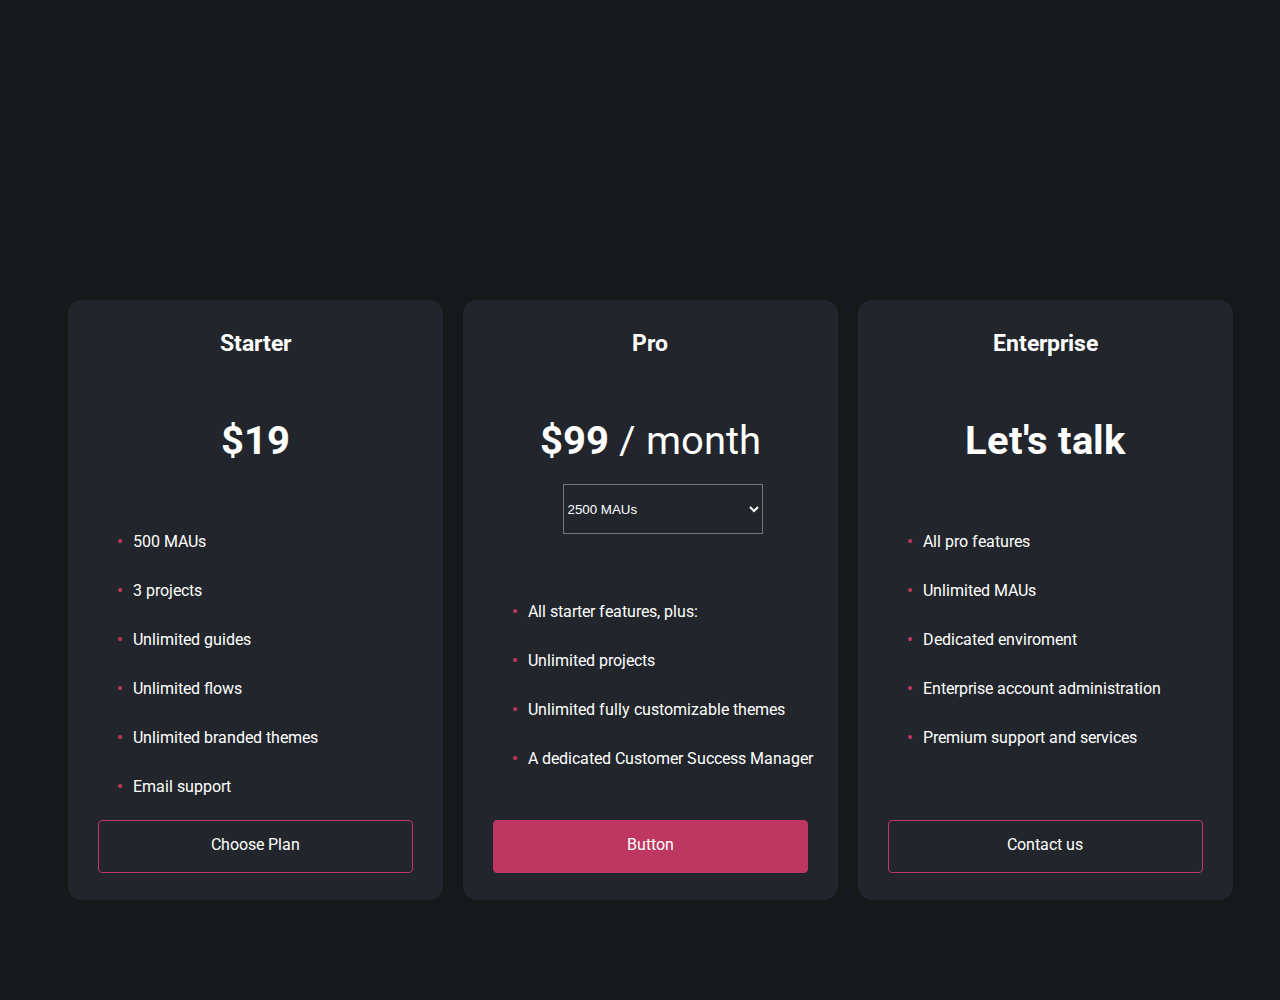
<file: Pricing-Page/index.html>
<html>
  <head>
    <meta charset="UTF-8" />
    <link rel="stylesheet" type="text/css" href="main.css" />
    <meta name="viewport" content="width=device-width, initial-scale=1.0" />
    <title>Css Responsive Flexbox Cards</title>
  </head>

  <body>
    <div class="container">
      <div class="row">
        <div class="card">
          <div class="body-card">
            <h1>Starter</h1>
            <p><b>$19</b></p>
            <br />
            <br />
            <li>500 MAUs</li>
            <li>3 projects</li>
            <li>Unlimited guides</li>
            <li>Unlimited flows</li>
            <li>Unlimited branded themes</li>
            <li>Email support</li>
          </div>
          <a class="btn">Choose Plan</a>
        </div>
        <div class="card">
          <div class="body-card">
            <h1>Pro</h1>
            <p class="card-pro"><b>$99</b> / month</p>
            <select class="dropdown">
                <option>2500 MAUs</option>
            </select>
            <br />
            <br />
            <li>All starter features, plus:</li>
            <li>Unlimited projects</li>
            <li>Unlimited fully customizable themes</li>
            <li>A dedicated Customer Success Manager</li>
          </div>
          <a class="btn-pro">Button</a>
        </div>

        <div class="card">
          <div class="body-card">
            <h1>Enterprise</h1>
            <p><b>Let's talk</b></p>
            <br />
            <br />
            <li>All pro features</li>
            <li>Unlimited MAUs</li>
            <li>Dedicated enviroment</li>
            <li>Enterprise account administration</li>
            <li>Premium support and services</li>
          </div>

          <a class="btn">Contact us</a>
        </div>
      </div>
    </div>
  </body>
</html>
</file>
<file: Pricing-Page/main.css>
@import url("https://fonts.googleapis.com/css2?family=Roboto:wght@100&display=swap");
* {
  padding: 0;
  margin: 0;
  box-sizing: border-box;
}

body {
  background-color: #16181a;
  font-family: "Roboto";
  color: white;
}

.container {
  width: 100%;
  height: 100%;
  margin: 50px auto;
}

.row {
  display: flex;
  flex-direction: row;
  justify-content: center;
  flex-flow: wrap;
}

.card {
  width: 375px;
  height: 600px;
  background-color: #22262c;
  border-radius: 14px;
  margin-left: 20px;

  margin-top: 250px;
  transition: 0.3s;
}

.card h1 {
  font-size: 23px;
  text-align: center;
  margin-top: 30px;
}

.card p {
  text-align: center;
  margin-top: 60px;
  font-size: 40px;
}

.container.row.card.card-pro {
    text-align: center;
    margin-top: 60px;
    font-size: 20px;
  }

.card b {
  font-size: 40px;
}

.card li {
  list-style-type: none;
  text-align: left;
  margin-left: 65px;
  margin-top: 30px;
}

.card li:before {
  content: "\2022";

  font-weight: bold;
  display: inline-block;
  width: 1em;
  margin-left: -1em;
  color: #be3760;
}
.body-card {
    height: 540px;
}
.body-card .dropdown {
    margin-top: 20px;
    margin-left: 100px
}
.dropdown {
    
    position: relative;
    display: block;
    height:50px;
    width: 200px;
    background-color: #22262c;
    color:white
  }
  


.btn {
    
    margin-left: 30px;
    margin-right: 30px;
    line-height: 48px;
    display: block;
    height: 53px;
    text-align: center;
    background-color: transparent;
    border-style: none;
    border: 1px solid #be3760;
    border-radius: 4px;
    
}
.btn-pro {
    margin-left: 30px;
    margin-right: 30px;
    line-height: 48px;
    display: block;
    height: 53px;
    text-align: center;
    background-color: #be3760;
    border-style: none;
    border: 1px solid #be3760;
    border-radius: 4px;
    
}
.card .btn-pro {
    transform: translateY(-50px);
}
.card .btn {
    transform: translateY(-50px);
}
.card:hover {
    transform: scale(1.05);
    box-shadow: 0 0 40px -10px rgba(0, 0, 0, 0.25);
}

.dropdown:hover  {
    display: block;
  }

 
@media screen and (max-width: 1000px) {
  .card {
    width: 40%;
  }

  .dropdown {
    
    position: relative;
    display: block;
    height:50px;
    width: 150px;
    background-color: #22262c;
    color:white
  }
  

}

@media screen and (max-width: 835px) {
  .container {
    width: 100%;
  }

  .heading {
    padding: 20px;
    font-size: 20px;
  }

  .card {
    width: 80%;
  }
}
</file>
